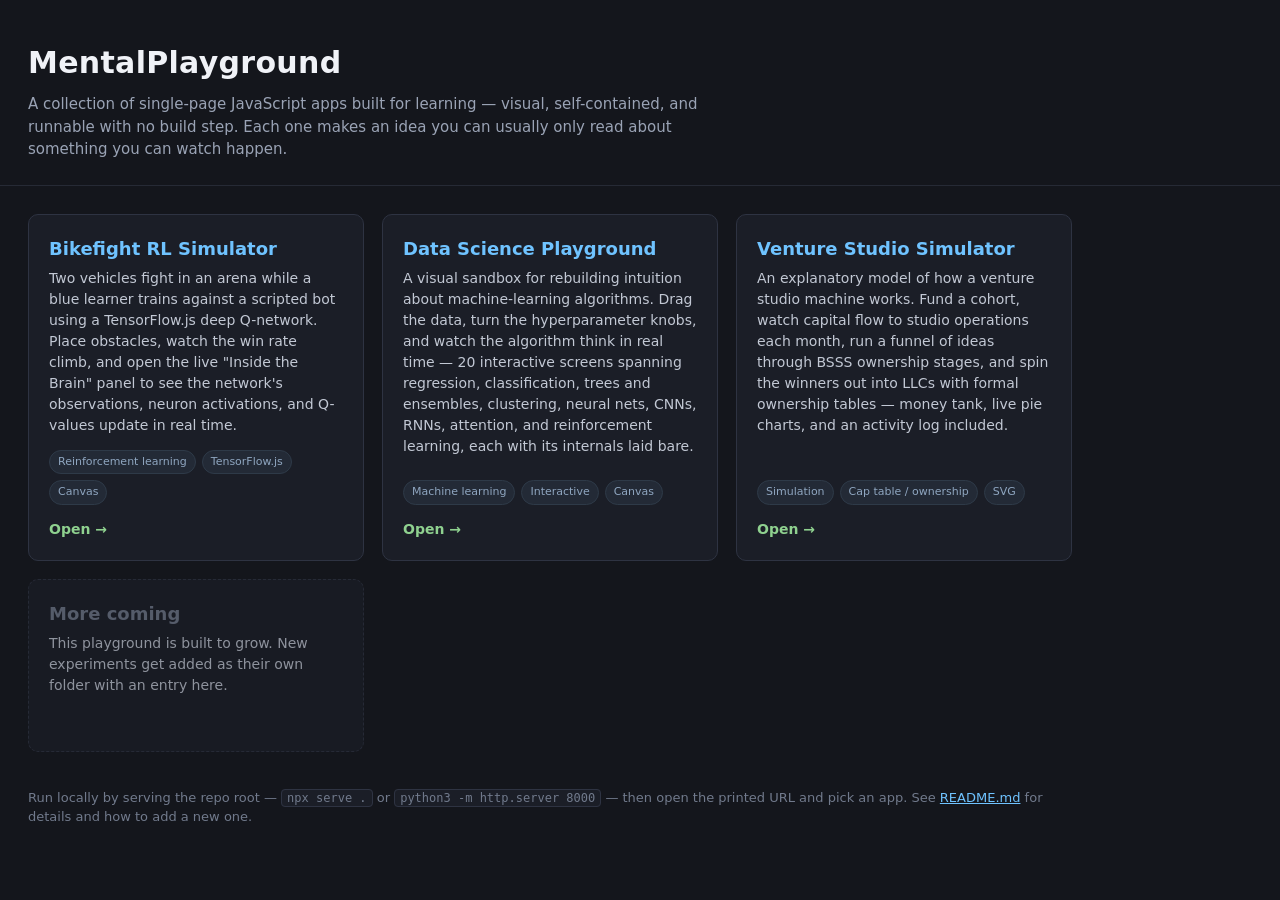
<file: index.html>
<!DOCTYPE html>
<html lang="en">
<head>
  <meta charset="UTF-8" />
  <meta name="viewport" content="width=device-width, initial-scale=1.0" />
  <title>MentalPlayground</title>
  <style>
    * { box-sizing: border-box; }
    body {
      margin: 0;
      background: #14161c;
      color: #d8dce6;
      font-family: "Segoe UI", system-ui, sans-serif;
      line-height: 1.5;
    }
    header {
      padding: 40px 28px 24px;
      border-bottom: 1px solid #262a35;
    }
    h1 {
      margin: 0;
      font-size: 30px;
      color: #f0f2f7;
      letter-spacing: 0.01em;
    }
    .tagline {
      margin: 8px 0 0;
      color: #9aa3b5;
      max-width: 680px;
      font-size: 15px;
    }
    main {
      padding: 28px;
      display: grid;
      grid-template-columns: repeat(auto-fill, minmax(320px, 1fr));
      gap: 18px;
      max-width: 1100px;
    }
    .card {
      display: flex;
      flex-direction: column;
      background: #1b1e27;
      border: 1px solid #2e3342;
      border-radius: 10px;
      padding: 20px;
      text-decoration: none;
      color: inherit;
      transition: border-color 0.15s, transform 0.15s;
    }
    .card:hover {
      border-color: #3c6a7a;
      transform: translateY(-2px);
    }
    .card h2 {
      margin: 0 0 6px;
      font-size: 18px;
      color: #6fc3ff;
    }
    .card p {
      margin: 0 0 14px;
      font-size: 14px;
      color: #c2c8d4;
      flex: 1;
    }
    .tags {
      display: flex;
      flex-wrap: wrap;
      gap: 6px;
      margin-bottom: 14px;
    }
    .tag {
      font-size: 11px;
      padding: 3px 8px;
      background: #232a36;
      border: 1px solid #2e3a48;
      border-radius: 20px;
      color: #8fa6c0;
    }
    .open {
      font-size: 14px;
      font-weight: 600;
      color: #8fd18f;
    }
    .card.placeholder {
      border-style: dashed;
      opacity: 0.7;
    }
    .card.placeholder h2 { color: #717a8c; }
    footer {
      padding: 8px 28px 40px;
      max-width: 1100px;
      color: #717a8c;
      font-size: 13px;
    }
    code {
      background: #1b1e27;
      border: 1px solid #2e3342;
      border-radius: 4px;
      padding: 1px 5px;
      font-size: 12px;
    }
    a { color: #6fc3ff; }
  </style>
</head>
<body>
  <header>
    <h1>MentalPlayground</h1>
    <p class="tagline">
      A collection of single-page JavaScript apps built for learning — visual,
      self-contained, and runnable with no build step. Each one makes an idea you
      can usually only read about something you can watch happen.
    </p>
  </header>

  <main>
    <a class="card" href="bikefight/index.html">
      <h2>Bikefight RL Simulator</h2>
      <p>
        Two vehicles fight in an arena while a blue learner trains against a
        scripted bot using a TensorFlow.js deep Q-network. Place obstacles, watch
        the win rate climb, and open the live "Inside the Brain" panel to see the
        network's observations, neuron activations, and Q-values update in real
        time.
      </p>
      <div class="tags">
        <span class="tag">Reinforcement learning</span>
        <span class="tag">TensorFlow.js</span>
        <span class="tag">Canvas</span>
      </div>
      <span class="open">Open →</span>
    </a>

    <a class="card" href="datascience/index.html">
      <h2>Data Science Playground</h2>
      <p>
        A visual sandbox for rebuilding intuition about machine-learning
        algorithms. Drag the data, turn the hyperparameter knobs, and watch the
        algorithm think in real time — 20 interactive screens spanning regression,
        classification, trees and ensembles, clustering, neural nets, CNNs, RNNs,
        attention, and reinforcement learning, each with its internals laid bare.
      </p>
      <div class="tags">
        <span class="tag">Machine learning</span>
        <span class="tag">Interactive</span>
        <span class="tag">Canvas</span>
      </div>
      <span class="open">Open →</span>
    </a>

    <a class="card" href="venturestudio/index.html">
      <h2>Venture Studio Simulator</h2>
      <p>
        An explanatory model of how a venture studio machine works. Fund a cohort,
        watch capital flow to studio operations each month, run a funnel of ideas
        through BSSS ownership stages, and spin the winners out into LLCs with
        formal ownership tables — money tank, live pie charts, and an activity log
        included.
      </p>
      <div class="tags">
        <span class="tag">Simulation</span>
        <span class="tag">Cap table / ownership</span>
        <span class="tag">SVG</span>
      </div>
      <span class="open">Open →</span>
    </a>

    <div class="card placeholder">
      <h2>More coming</h2>
      <p>
        This playground is built to grow. New experiments get added as their own
        folder with an entry here.
      </p>
      <span class="open">&nbsp;</span>
    </div>
  </main>

  <footer>
    Run locally by serving the repo root — <code>npx serve .</code> or
    <code>python3 -m http.server 8000</code> — then open the printed URL and pick
    an app. See <a href="README.md">README.md</a> for details and how to add a
    new one.
  </footer>
</body>
</html>
</file>
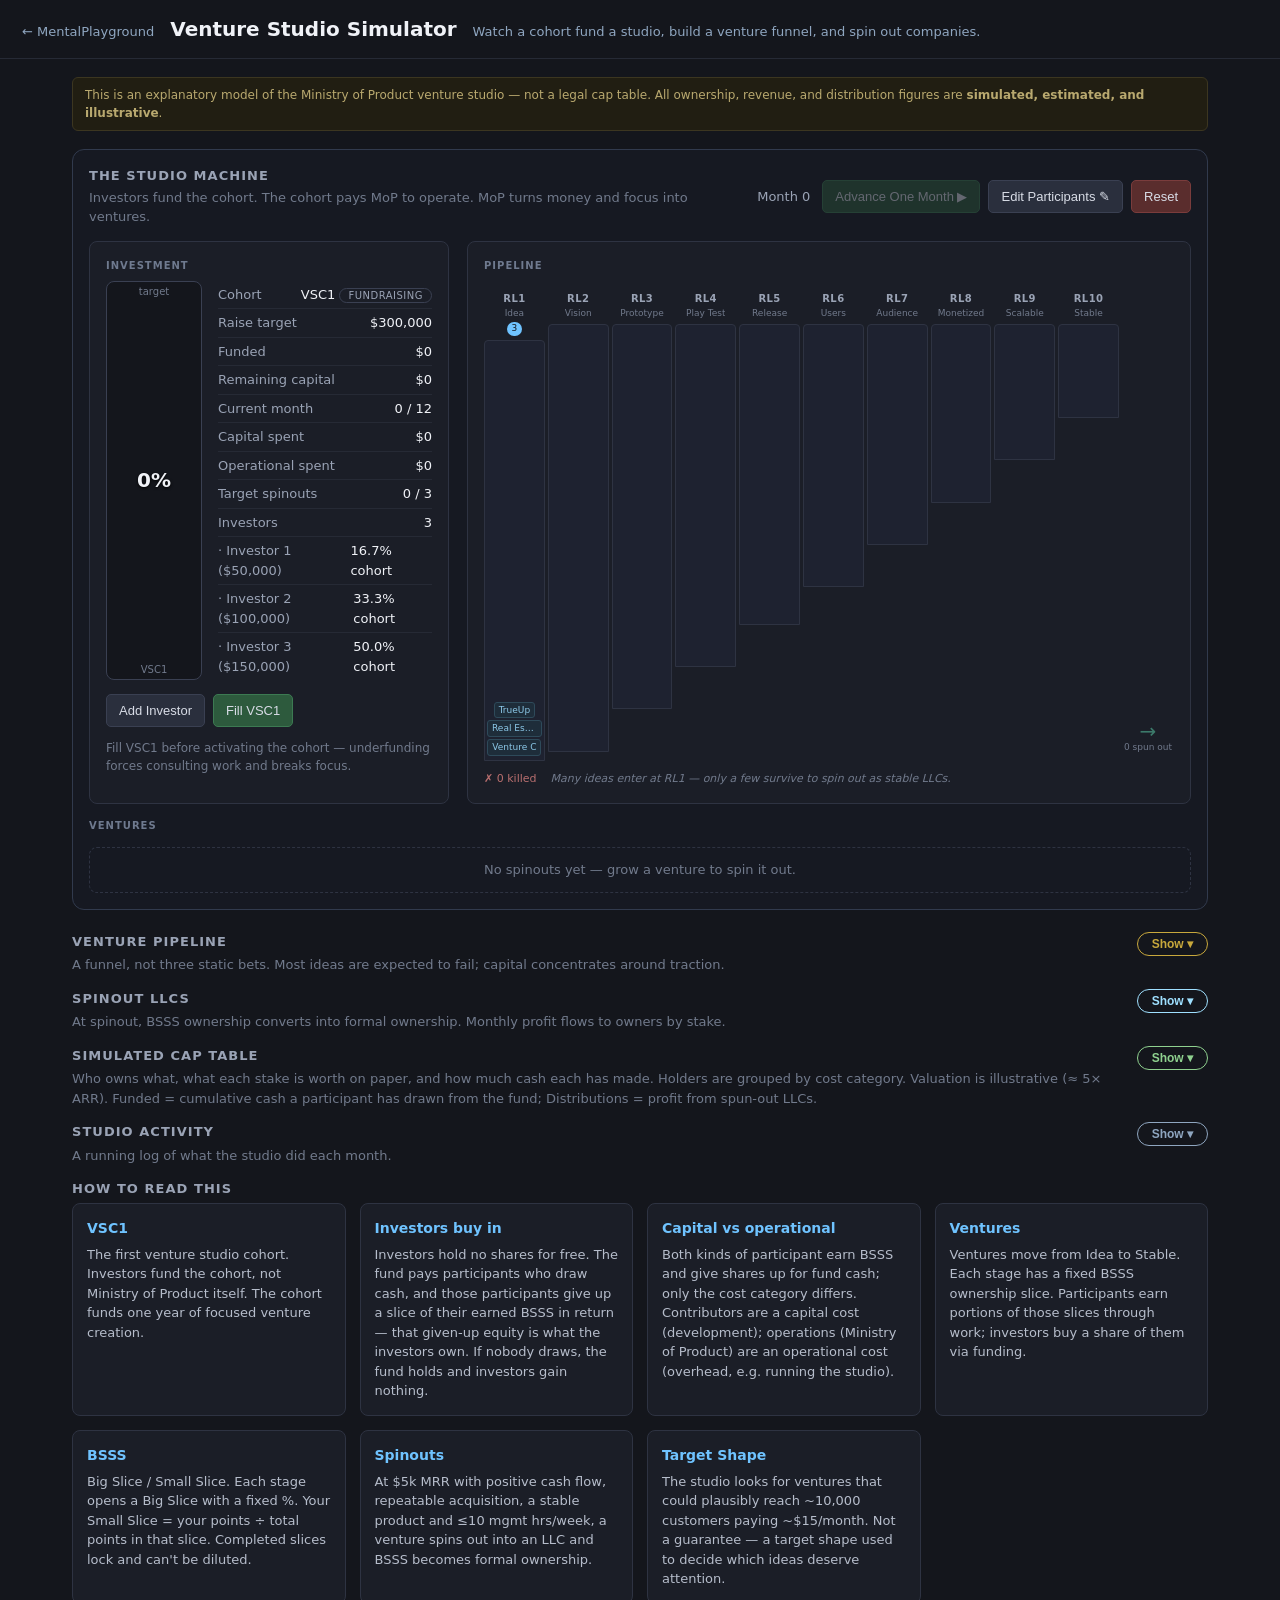
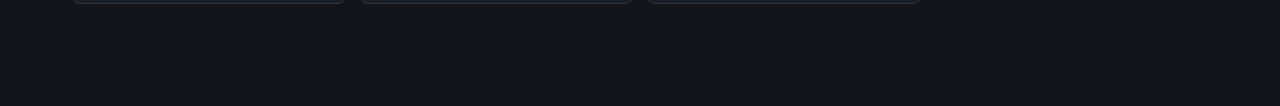
<file: venturestudio/index.html>
<!DOCTYPE html>
<html lang="en">
<head>
  <meta charset="UTF-8" />
  <meta name="viewport" content="width=device-width, initial-scale=1.0" />
  <title>Venture Studio Simulator</title>
  <link rel="stylesheet" href="style.css" />
</head>
<body>
  <header>
    <a class="breadcrumb" href="../index.html">← MentalPlayground</a>
    <h1>Venture Studio Simulator</h1>
    <span class="tagline">Watch a cohort fund a studio, build a venture funnel, and spin out companies.</span>
  </header>

  <div class="wrap">
    <p class="disclaimer">
      This is an explanatory model of the Ministry of Product venture studio — not a legal
      cap table. All ownership, revenue, and distribution figures are <b>simulated,
      estimated, and illustrative</b>.
    </p>
    <div id="app"></div>
  </div>

  <script src="app.js"></script>
</body>
</html>
</file>
<file: venturestudio/style.css>
* { box-sizing: border-box; }

body {
  margin: 0;
  background: #14161c;
  color: #d8dce6;
  font-family: "Segoe UI", system-ui, sans-serif;
  line-height: 1.5;
}

header {
  display: flex;
  align-items: baseline;
  gap: 16px;
  flex-wrap: wrap;
  padding: 14px 22px;
  border-bottom: 1px solid #262a35;
}

.breadcrumb {
  font-size: 13px;
  color: #8fa6c0;
  text-decoration: none;
}
.breadcrumb:hover { color: #6fc3ff; }

header h1 {
  margin: 0;
  font-size: 20px;
  color: #f0f2f7;
}

.tagline {
  font-size: 13px;
  color: #8fa6c0;
}

a { color: #6fc3ff; }

/* --- Layout -------------------------------------------------------------- */
.wrap {
  max-width: 1180px;
  margin: 0 auto;
  padding: 18px 22px 80px;
}

.disclaimer {
  margin: 0 0 18px;
  padding: 8px 12px;
  font-size: 12px;
  color: #b9a96f;
  background: #211e12;
  border: 1px solid #3c3620;
  border-radius: 6px;
}

.section { margin-bottom: 22px; }
.section > h2 {
  margin: 0 0 4px;
  font-size: 13px;
  text-transform: uppercase;
  letter-spacing: 0.08em;
  color: #9aa3b5;
}
.section > .sub {
  margin: 0 0 12px;
  font-size: 13px;
  color: #717a8c;
}

/* --- Collapsible detail sections ----------------------------------------- */
.section-head {
  display: flex;
  align-items: flex-start;
  justify-content: space-between;
  gap: 12px;
  margin-bottom: 12px;
}
.section-head-text { min-width: 0; }
.section-head h2 {
  margin: 0 0 4px;
  font-size: 13px;
  text-transform: uppercase;
  letter-spacing: 0.08em;
  color: #9aa3b5;
}
.section-head .sub { margin: 0; font-size: 13px; color: #717a8c; }
.collapse-btn {
  flex: 0 0 auto;
  padding: 4px 14px;
  background: transparent;
  border: 1px solid #3a4052;
  border-radius: 14px;
  font-size: 12px;
  font-weight: 600;
  cursor: pointer;
  white-space: nowrap;
}
.collapse-btn:hover { background: rgba(255, 255, 255, 0.06); }
.collapsible.is-collapsed { margin-bottom: 14px; }
.collapsible.is-collapsed .section-head { margin-bottom: 0; }
.collapsible.is-collapsed .section-body { display: none; }

/* --- Studio machine grouping + area labels ------------------------------- */
.studio-machine {
  border: 1px solid #313a4d;
  background: #161922;
  border-radius: 12px;
  padding: 16px;
}
.area-label {
  font-size: 10px;
  text-transform: uppercase;
  letter-spacing: 0.1em;
  font-weight: 600;
  color: #6f7a8f;
  margin-bottom: 8px;
}
.area--ventures { margin-top: 14px; }

.panel {
  background: #1b1e27;
  border: 1px solid #2e3342;
  border-radius: 8px;
  padding: 16px;
}

/* --- Action bar (full-width header for The Studio Machine) --------------- */
.action-bar {
  display: flex;
  align-items: center;
  justify-content: space-between;
  flex-wrap: wrap;
  gap: 10px;
  margin-bottom: 14px;
}
.action-bar-left { flex: 1; min-width: 0; }
.action-bar-title {
  margin: 0 0 2px;
  font-size: 13px;
  text-transform: uppercase;
  letter-spacing: 0.08em;
  color: #9aa3b5;
}
.action-bar-sub {
  margin: 0;
  font-size: 13px;
  color: #717a8c;
}
.action-bar-right {
  display: flex;
  align-items: center;
  flex-wrap: wrap;
  gap: 8px;
  flex-shrink: 0;
}
.month-label {
  font-size: 13px;
  color: #9aa3b5;
  font-variant-numeric: tabular-nums;
  white-space: nowrap;
  padding: 0 4px;
}

/* --- Top row: funding + funnel ------------------------------------------ */
.top-grid {
  display: grid;
  grid-template-columns: minmax(280px, 360px) 1fr;
  gap: 18px;
  align-items: stretch;
}
@media (max-width: 820px) {
  .top-grid { grid-template-columns: 1fr; }
}

/* --- Funnel panel -------------------------------------------------------- */
.funnel-panel { display: flex; flex-direction: column; gap: 10px; overflow: hidden; }

.funnel {
  display: flex;
  align-items: flex-end;
  gap: 3px;
  flex: 1;
  min-height: 220px;
  padding-bottom: 0;
}

.funnel-stage {
  display: flex;
  flex-direction: column;
  align-items: center;
  flex: 1;
  min-width: 0;
  height: 100%;
}

.funnel-stage-label {
  display: flex;
  flex-direction: column;
  align-items: center;
  gap: 1px;
  margin-bottom: 4px;
  flex-shrink: 0;
}
.funnel-stage-id {
  font-size: 10px;
  font-weight: 600;
  color: #9aa3b5;
  letter-spacing: 0.04em;
}
.funnel-stage-name {
  font-size: 9px;
  color: #717a8c;
  white-space: nowrap;
  overflow: hidden;
  text-overflow: ellipsis;
  max-width: 100%;
}
.funnel-stage-count {
  font-size: 9px;
  font-variant-numeric: tabular-nums;
  color: #14161c;
  background: #6fc3ff;
  border-radius: 8px;
  padding: 0 5px;
  margin-top: 1px;
}

.funnel-silhouette {
  width: 100%;
  background: #1e2230;
  border: 1px solid #2e3342;
  border-radius: 4px 4px 0 0;
  display: flex;
  flex-direction: column;
  justify-content: flex-end;
  align-items: center;
  gap: 2px;
  padding: 4px 2px;
  overflow: hidden;
  position: relative;
  /* height is set inline per column */
}

.funnel-chip {
  font-size: 9px;
  padding: 1px 4px;
  border-radius: 3px;
  white-space: nowrap;
  overflow: hidden;
  text-overflow: ellipsis;
  max-width: 100%;
  text-align: center;
  line-height: 1.4;
}
.funnel-chip--idea {
  background: #1e2d3a;
  border: 1px solid #2e4a5a;
  color: #8cc8e8;
}
.funnel-chip--active {
  background: #1e2e1a;
  border: 1px solid #3c7a52;
  color: #8fd18f;
}
.funnel-chip--stalled {
  background: #2a2410;
  border: 1px solid #6a5820;
  color: #c8a83c;
}

.funnel-spinout-arrow {
  display: flex;
  flex-direction: column;
  align-items: center;
  justify-content: flex-end;
  padding-bottom: 6px;
  flex-shrink: 0;
  width: 52px;
}
.funnel-spinout-icon {
  font-size: 20px;
  color: #3c7a6a;
  line-height: 1;
}
.funnel-spinout-count {
  font-size: 9px;
  color: #717a8c;
  text-align: center;
  white-space: nowrap;
}

.funnel-meta {
  display: flex;
  align-items: center;
  gap: 14px;
  font-size: 11px;
}
.funnel-killed { color: #b96f6f; }
.funnel-caption { color: #717a8c; font-style: italic; }

/* --- Spun-out strip (full width, below the top grid) -------------------- */
.spunout-strip {
  margin-top: 14px;
  display: flex;
  flex-wrap: wrap;
  gap: 10px;
  align-items: stretch;
}
.spunout-empty {
  font-size: 13px;
  color: #717a8c;
  padding: 12px 18px;
  border: 1px dashed #2e3342;
  border-radius: 8px;
  margin: 0;
  width: 100%;
  text-align: center;
}
.spunout-card {
  background: #161d22;
  border: 1px solid #2f4a55;
  border-radius: 8px;
  padding: 10px 14px;
  display: flex;
  flex-direction: column;
  gap: 4px;
  min-width: 160px;
}
.spunout-name {
  font-size: 13px;
  font-weight: 600;
  color: #9fe0ff;
}
.spunout-meta {
  display: flex;
  align-items: center;
  gap: 6px;
  font-size: 12px;
  font-variant-numeric: tabular-nums;
}
.spunout-profit { color: #8fd18f; }
.spunout-sep { color: #4a5266; }
.spunout-cost { color: #b96f6f; }

/* Funding tank */
.tank-row { display: flex; gap: 16px; align-items: stretch; }
.tank {
  position: relative;
  width: 96px;
  flex: 0 0 96px;
  border: 1px solid #3a4052;
  border-radius: 8px;
  background: #14161c;
  overflow: hidden;
  min-height: 200px;
}
.tank-fill {
  position: absolute;
  left: 0; right: 0; bottom: 0;
  background: linear-gradient(180deg, #3c7a6a, #2d5a4d);
  transition: height 0.5s ease;
}
.tank-pct {
  position: absolute;
  left: 0; right: 0; top: 50%;
  transform: translateY(-50%);
  text-align: center;
  font-size: 20px;
  font-weight: 600;
  color: #f0f2f7;
  text-shadow: 0 1px 3px #000;
}
.tank-cap, .tank-base {
  position: absolute; left: 0; right: 0;
  text-align: center; font-size: 10px; color: #717a8c; padding: 2px 0;
}
.tank-cap { top: 0; }
.tank-base { bottom: 0; }

/* Drain cue when a month is advanced — the slice of fund that just left. */
.tank-drain {
  position: absolute;
  left: 0; right: 0;
  background: rgba(214, 138, 60, 0.55);
  pointer-events: none;
  animation: drainFade 1.1s ease forwards;
}
@keyframes drainFade { 0% { opacity: 0.9; } 100% { opacity: 0; } }
.tank-drain-label {
  position: absolute;
  left: 0; right: 0; top: 28%;
  text-align: center;
  font-size: 13px;
  font-weight: 700;
  color: #f0c07a;
  text-shadow: 0 1px 3px #000;
  pointer-events: none;
  animation: drainLabel 1.2s ease forwards;
}
@keyframes drainLabel {
  0% { opacity: 0; transform: translateY(6px); }
  25% { opacity: 1; transform: translateY(0); }
  100% { opacity: 0; transform: translateY(-12px); }
}

.stats { flex: 1; }
.stat-row {
  display: flex;
  justify-content: space-between;
  font-size: 13px;
  padding: 4px 0;
  border-bottom: 1px solid #262a35;
}
.stat-row:last-child { border-bottom: none; }
.stat-label { color: #9aa3b5; }
.stat-val { color: #f0f2f7; font-variant-numeric: tabular-nums; }
.status-pill {
  font-size: 10px;
  text-transform: uppercase;
  letter-spacing: 0.05em;
  padding: 1px 8px;
  border-radius: 10px;
  border: 1px solid #3a4052;
  color: #9aa3b5;
}
.status-pill.active { color: #8fd18f; border-color: #3c7a52; }
.status-pill.complete { color: #6fc3ff; border-color: #3c6a7a; }

/* buttons */
.button-row { display: flex; flex-wrap: wrap; gap: 8px; margin-top: 14px; }
button {
  padding: 8px 12px;
  background: #2a2f3d;
  color: #d8dce6;
  border: 1px solid #3a4052;
  border-radius: 5px;
  font-size: 13px;
  cursor: pointer;
}
button:hover { background: #343a4b; }
button:disabled { opacity: 0.4; cursor: not-allowed; }
button.primary { background: #2d5a3d; border-color: #3c7a52; }
button.primary:hover:not(:disabled) { background: #356c49; }
button.danger { background: #5a2d2d; border-color: #7a3c3c; }
button.danger:hover:not(:disabled) { background: #6c3535; }
button.tiny { padding: 4px 9px; font-size: 12px; }

/* --- Machine note -------------------------------------------------------- */
.machine-note { font-size: 12px; color: #717a8c; margin-top: 12px; }

/* --- Venture pipeline ---------------------------------------------------- */
.pipeline-grid {
  display: grid;
  grid-template-columns: repeat(auto-fill, minmax(300px, 1fr));
  gap: 16px;
}
.venture {
  background: #1b1e27;
  border: 1px solid #2e3342;
  border-radius: 8px;
  padding: 14px;
  display: flex;
  flex-direction: column;
  gap: 10px;
}
.venture.killed { opacity: 0.5; }
.venture.eligible { border-color: #3c7a52; box-shadow: 0 0 0 1px #2d5a3d33; }
.venture.spun_out { border-color: #3c6a7a; }
.venture-head { display: flex; justify-content: space-between; align-items: flex-start; gap: 8px; }
.venture-head h3 { margin: 0; font-size: 16px; color: #f0f2f7; }
.stage-tag {
  font-size: 11px;
  color: #c8b06f;
  font-variant-numeric: tabular-nums;
}
.venture-body { display: flex; gap: 12px; }
.pie-wrap { flex: 0 0 120px; text-align: center; }
.pie-wrap svg { display: block; }
.pie-caption { font-size: 10px; color: #717a8c; margin-top: 2px; }

.metrics { flex: 1; font-size: 12px; }
.metrics .m { display: flex; justify-content: space-between; padding: 2px 0; }
.metrics .m .k { color: #9aa3b5; }
.metrics .m .v { color: #f0f2f7; font-variant-numeric: tabular-nums; }

.own-legend { font-size: 11px; display: flex; flex-wrap: wrap; gap: 8px; }
.own-legend .li { display: flex; align-items: center; gap: 4px; color: #9aa3b5; }
.swatch { width: 10px; height: 10px; border-radius: 2px; display: inline-block; }

.venture-foot { display: flex; gap: 8px; align-items: center; }
.elig-text { font-size: 11px; color: #717a8c; flex: 1; }
.elig-text.yes { color: #8fd18f; }
.kill-reason { font-size: 11px; color: #b96f6f; font-style: italic; }

/* progress bar of stages */
.stage-bar { display: flex; gap: 2px; height: 6px; }
.stage-seg { flex: 1; border-radius: 1px; background: #2a2f3d; }
.stage-seg.done { background: #3c7a6a; }
.stage-seg.active { background: #c8a83c; }

/* --- Spinouts ------------------------------------------------------------ */
.spinout-grid {
  display: grid;
  grid-template-columns: repeat(auto-fill, minmax(320px, 1fr));
  gap: 16px;
}
.llc {
  background: #161d22;
  border: 1px solid #2f4a55;
  border-radius: 8px;
  padding: 14px;
}
.llc h3 { margin: 0 0 2px; font-size: 16px; color: #9fe0ff; }
.llc .src { font-size: 11px; color: #717a8c; margin-bottom: 10px; }
.llc table { width: 100%; border-collapse: collapse; font-size: 12px; }
.llc table td { padding: 3px 0; border-bottom: 1px solid #21333a; }
.llc table td.v { text-align: right; font-variant-numeric: tabular-nums; color: #f0f2f7; }
.llc .own-table { margin-top: 8px; }
.llc .own-table th { text-align: left; font-size: 10px; text-transform: uppercase; letter-spacing: 0.05em; color: #717a8c; padding-bottom: 3px; }

.empty {
  font-size: 13px;
  color: #717a8c;
  padding: 18px;
  border: 1px dashed #2e3342;
  border-radius: 8px;
  text-align: center;
}

/* --- Cap table ----------------------------------------------------------- */
.ct-h3 {
  margin: 0 0 10px;
  font-size: 12px;
  text-transform: uppercase;
  letter-spacing: 0.06em;
  color: #9aa3b5;
}
.ct-scroll { overflow-x: auto; }
table.captable {
  width: 100%;
  border-collapse: collapse;
  font-size: 13px;
}
table.captable th {
  text-align: left;
  font-size: 10px;
  text-transform: uppercase;
  letter-spacing: 0.05em;
  color: #717a8c;
  padding: 4px 10px 6px 0;
  border-bottom: 1px solid #2e3342;
  white-space: nowrap;
}
table.captable td {
  padding: 7px 10px 7px 0;
  border-bottom: 1px solid #21242e;
  vertical-align: top;
  color: #d8dce6;
}
table.captable td.r, table.captable th.r { text-align: right; font-variant-numeric: tabular-nums; white-space: nowrap; }
table.captable td.strong { color: #8fd18f; font-weight: 600; }
tr.ct-total td {
  border-top: 1px solid #2e3342;
  border-bottom: none;
  color: #9aa3b5;
  font-size: 12px;
  padding-top: 9px;
}
.ct-hold {
  display: inline-block;
  background: #232a36;
  border: 1px solid #2e3a48;
  border-radius: 4px;
  padding: 1px 7px;
  margin: 0 4px 4px 0;
  font-size: 11px;
  font-variant-numeric: tabular-nums;
  color: #c2c8d4;
}
.ct-hold.spun { border-color: #2f4a55; color: #9fe0ff; }
.ct-note { font-size: 11px; color: #717a8c; }
.tag-spun { color: #9fe0ff; font-size: 11px; }
.ct-fundline {
  font-size: 12px;
  color: #9aa3b5;
  margin: -2px 0 10px;
}
.ct-fundline b { font-variant-numeric: tabular-nums; }
tr.ct-subhead td {
  padding: 10px 0 4px;
  font-size: 10px;
  text-transform: uppercase;
  letter-spacing: 0.07em;
  color: #8fa6c0;
  border-bottom: 1px solid #2e3342;
}

/* --- Edit-names modal ---------------------------------------------------- */
.modal-overlay {
  position: fixed;
  inset: 0;
  background: rgba(8, 9, 13, 0.7);
  display: flex;
  align-items: flex-start;
  justify-content: center;
  padding: 60px 16px;
  z-index: 50;
  overflow-y: auto;
}
.modal {
  background: #1b1e27;
  border: 1px solid #2e3342;
  border-radius: 10px;
  padding: 20px 22px;
  width: 100%;
  max-width: 440px;
  box-shadow: 0 12px 40px rgba(0, 0, 0, 0.5);
}
.modal h2 { margin: 0 0 4px; font-size: 18px; color: #f0f2f7; }
.modal-sub { margin: 0 0 14px; font-size: 13px; color: #9aa3b5; }
.modal-group {
  margin: 14px 0 8px;
  font-size: 11px;
  text-transform: uppercase;
  letter-spacing: 0.06em;
  color: #717a8c;
  border-bottom: 1px solid #262a35;
  padding-bottom: 4px;
}
.modal-field { display: flex; align-items: center; gap: 10px; margin-bottom: 8px; }
.modal-flabel {
  flex: 0 0 92px;
  font-size: 12px;
  color: #8fa6c0;
  text-align: right;
  font-variant-numeric: tabular-nums;
}
.modal-input {
  flex: 1;
  padding: 7px 9px;
  background: #14161c;
  color: #d8dce6;
  border: 1px solid #3a4052;
  border-radius: 5px;
  font-size: 13px;
}
.modal-input:focus { outline: none; border-color: #3c6a7a; }
.modal-actions { display: flex; justify-content: flex-end; gap: 8px; margin-top: 18px; }
.modal-actions button { flex: 0 0 auto; }

.modal-wide { max-width: 720px; }
.modal-row { display: flex; align-items: center; gap: 6px; margin-bottom: 8px; }
.modal-row .modal-input { flex: 1; min-width: 0; }
.modal-row .modal-role { flex: 0 0 130px; }
.modal-row .modal-pct { flex: 0 0 58px; text-align: right; }
.modal-row .modal-amt { flex: 0 0 92px; text-align: right; }
.modal-pctsign { color: #717a8c; font-size: 13px; width: 8px; }
.modal-row button.tiny.danger { flex: 0 0 auto; padding: 4px 8px; }
.modal-delbtn { flex: 0 0 auto; }
.modal-delsp { flex: 0 0 24px; }
.modal-add { margin: 2px 0 4px; }
.modal-chead { margin-bottom: 4px; }
.modal-colh {
  font-size: 10px;
  text-transform: uppercase;
  letter-spacing: 0.04em;
  color: #717a8c;
  border: none !important;
  background: none !important;
  padding: 0 2px;
}
.modal-pct.modal-colh, .modal-amt.modal-colh { text-align: right; }
.modal-total {
  margin: 16px 0 0;
  padding-top: 10px;
  border-top: 1px solid #262a35;
  font-size: 13px;
}
.modal-total b { font-variant-numeric: tabular-nums; }

/* --- CSV import / export toolbar inside the Edit Participants modal ------- */
.csv-toolbar {
  display: flex;
  gap: 8px;
  margin-bottom: 12px;
}
.csv-import-label {
  display: inline-flex;
  align-items: center;
  padding: 4px 9px;
  background: #2a2f3d;
  color: #d8dce6;
  border: 1px solid #3a4052;
  border-radius: 5px;
  font-size: 12px;
  cursor: pointer;
  user-select: none;
}
.csv-import-label:hover { background: #343a4b; }
.csv-file-input {
  position: absolute;
  width: 1px;
  height: 1px;
  opacity: 0;
  pointer-events: none;
}

/* --- Explanation copy ---------------------------------------------------- */
.explain {
  display: grid;
  grid-template-columns: repeat(auto-fit, minmax(220px, 1fr));
  gap: 14px;
}
.explain .card {
  background: #1b1e27;
  border: 1px solid #2e3342;
  border-radius: 8px;
  padding: 14px;
}
.explain .card h3 { margin: 0 0 6px; font-size: 14px; color: #6fc3ff; }
.explain .card p { margin: 0; font-size: 13px; color: #b6bdcb; }
</file>
